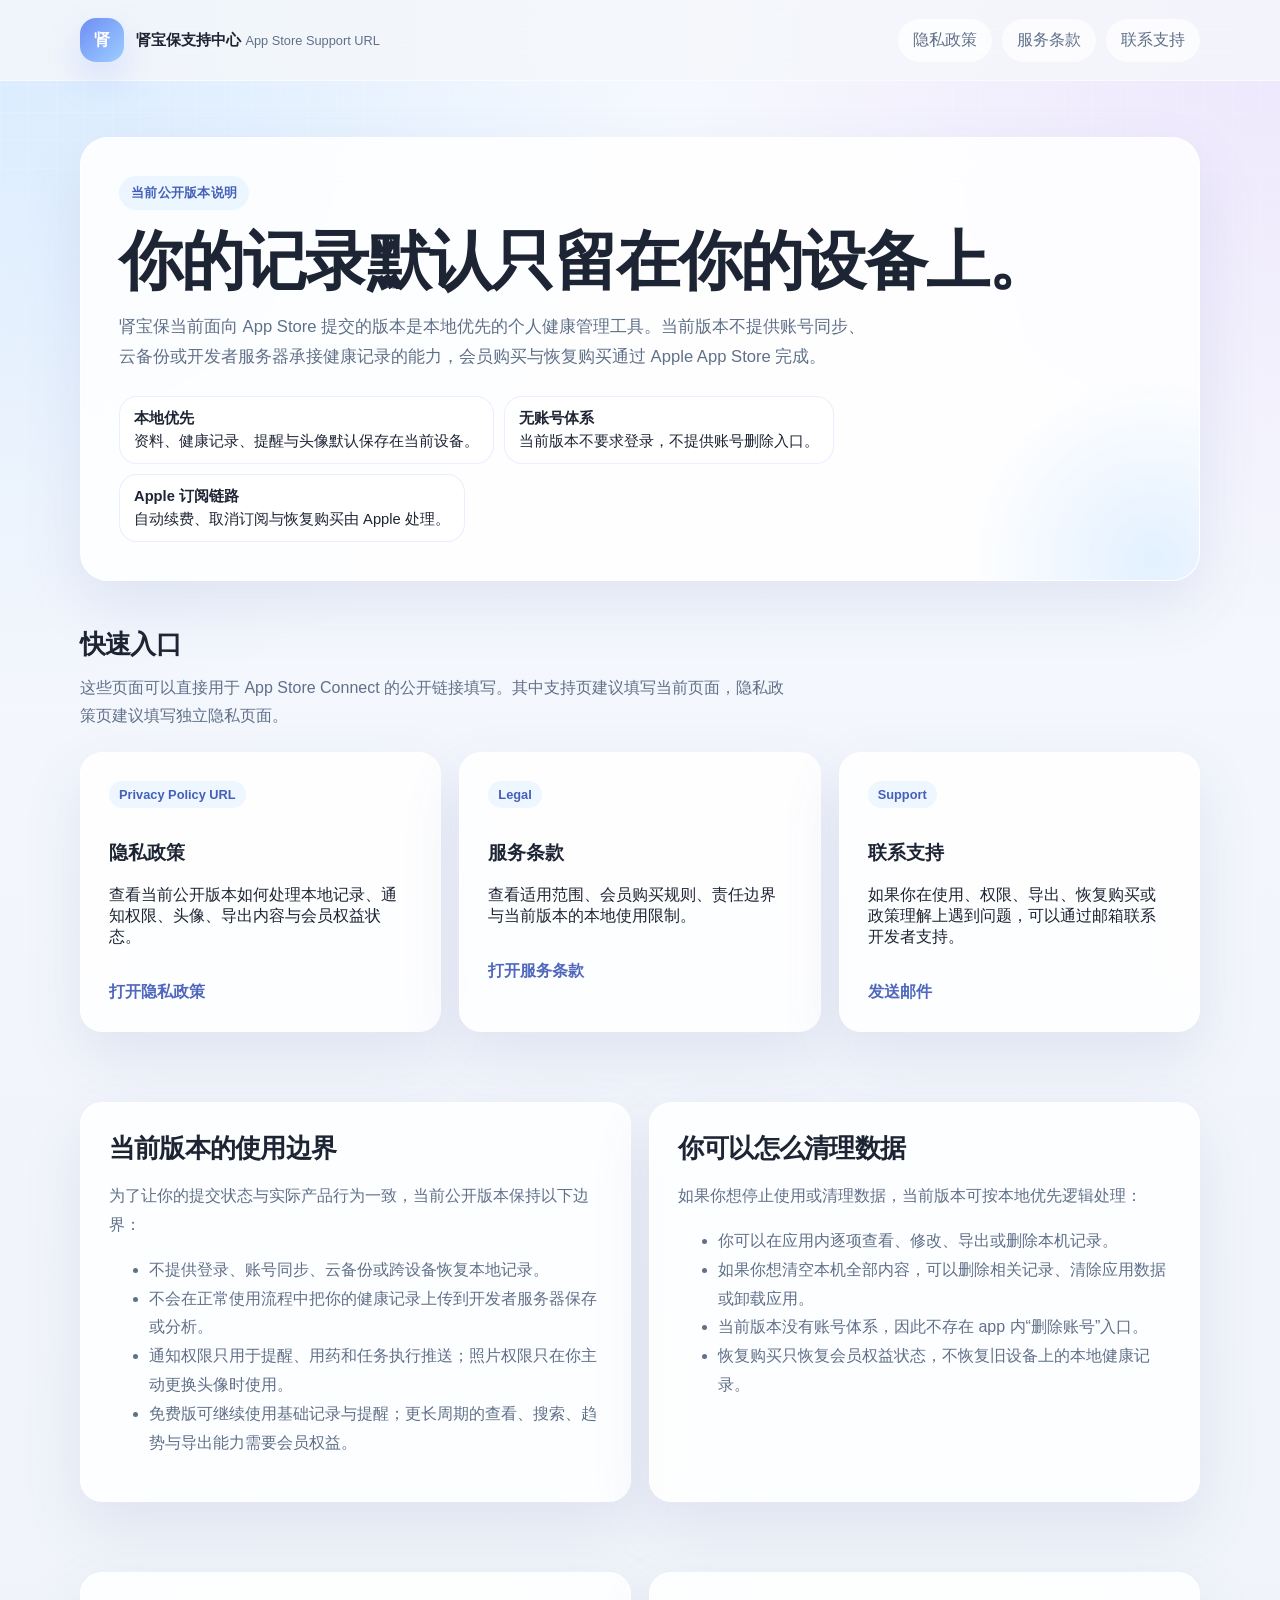
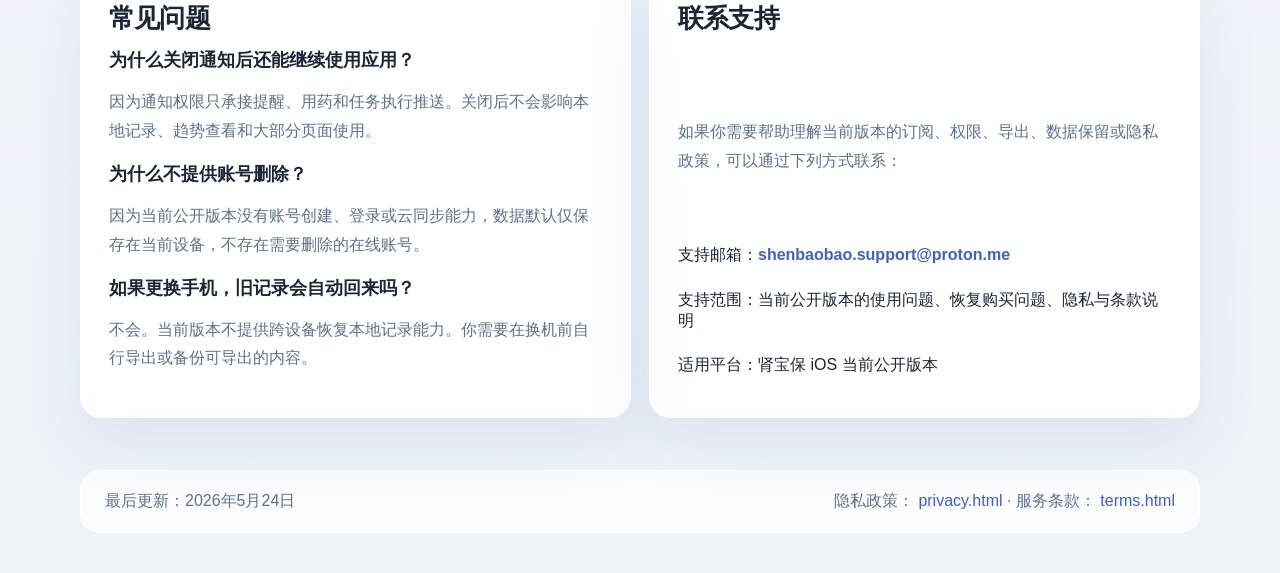
<file: index.html>
<!DOCTYPE html>
<html lang="zh-CN">
  <head>
    <meta charset="utf-8">
    <meta name="viewport" content="width=device-width, initial-scale=1">
    <title>肾宝保支持中心</title>
    <meta name="description" content="肾宝保 iOS 当前公开版本的支持信息、隐私说明入口、服务条款入口与联系邮箱。">
    <meta name="theme-color" content="#6f8df6">
    <link rel="stylesheet" href="./styles.css">
  </head>
  <body>
    <a class="skip-link" href="#main">跳到正文</a>
    <header class="topbar">
      <div class="shell topbar__inner">
        <a class="brand" href="./">
          <span class="brand__mark">肾</span>
          <span>
            <span class="brand__title">肾宝保支持中心</span>
            <span class="brand__subtitle">App Store Support URL</span>
          </span>
        </a>
        <nav class="nav" aria-label="页面导航">
          <a href="./privacy.html">隐私政策</a>
          <a href="./terms.html">服务条款</a>
          <a href="mailto:shenbaobao.support@proton.me">联系支持</a>
        </nav>
      </div>
    </header>

    <main id="main">
      <section class="hero">
        <div class="shell">
          <div class="hero__panel">
            <span class="hero__eyebrow">当前公开版本说明</span>
            <h1>你的记录默认只留在你的设备上。</h1>
            <p>
              肾宝保当前面向 App Store 提交的版本是本地优先的个人健康管理工具。当前版本不提供账号同步、云备份或开发者服务器承接健康记录的能力，会员购买与恢复购买通过 Apple App Store 完成。
            </p>
            <ul class="hero__meta">
              <li>
                <strong>本地优先</strong>
                资料、健康记录、提醒与头像默认保存在当前设备。
              </li>
              <li>
                <strong>无账号体系</strong>
                当前版本不要求登录，不提供账号删除入口。
              </li>
              <li>
                <strong>Apple 订阅链路</strong>
                自动续费、取消订阅与恢复购买由 Apple 处理。
              </li>
            </ul>
          </div>
        </div>
      </section>

      <section class="section">
        <div class="shell">
          <h2>快速入口</h2>
          <p class="section-lead">
            这些页面可以直接用于 App Store Connect 的公开链接填写。其中支持页建议填写当前页面，隐私政策页建议填写独立隐私页面。
          </p>
          <div class="grid grid--three">
            <a class="page-card link-card" href="./privacy.html">
              <span class="link-card__label">Privacy Policy URL</span>
              <h3>隐私政策</h3>
              <p>查看当前公开版本如何处理本地记录、通知权限、头像、导出内容与会员权益状态。</p>
              <span class="link-card__arrow">打开隐私政策</span>
            </a>
            <a class="page-card link-card" href="./terms.html">
              <span class="link-card__label">Legal</span>
              <h3>服务条款</h3>
              <p>查看适用范围、会员购买规则、责任边界与当前版本的本地使用限制。</p>
              <span class="link-card__arrow">打开服务条款</span>
            </a>
            <a class="page-card link-card" href="mailto:shenbaobao.support@proton.me">
              <span class="link-card__label">Support</span>
              <h3>联系支持</h3>
              <p>如果你在使用、权限、导出、恢复购买或政策理解上遇到问题，可以通过邮箱联系开发者支持。</p>
              <span class="link-card__arrow">发送邮件</span>
            </a>
          </div>
        </div>
      </section>

      <section class="section">
        <div class="shell">
          <div class="grid grid--two">
            <article class="section-card">
              <h2>当前版本的使用边界</h2>
              <p>为了让你的提交状态与实际产品行为一致，当前公开版本保持以下边界：</p>
              <ul>
                <li>不提供登录、账号同步、云备份或跨设备恢复本地记录。</li>
                <li>不会在正常使用流程中把你的健康记录上传到开发者服务器保存或分析。</li>
                <li>通知权限只用于提醒、用药和任务执行推送；照片权限只在你主动更换头像时使用。</li>
                <li>免费版可继续使用基础记录与提醒；更长周期的查看、搜索、趋势与导出能力需要会员权益。</li>
              </ul>
            </article>
            <article class="section-card">
              <h2>你可以怎么清理数据</h2>
              <p>如果你想停止使用或清理数据，当前版本可按本地优先逻辑处理：</p>
              <ul>
                <li>你可以在应用内逐项查看、修改、导出或删除本机记录。</li>
                <li>如果你想清空本机全部内容，可以删除相关记录、清除应用数据或卸载应用。</li>
                <li>当前版本没有账号体系，因此不存在 app 内“删除账号”入口。</li>
                <li>恢复购买只恢复会员权益状态，不恢复旧设备上的本地健康记录。</li>
              </ul>
            </article>
          </div>
        </div>
      </section>

      <section class="section">
        <div class="shell">
          <div class="grid grid--two">
            <article class="faq-card">
              <h2>常见问题</h2>
              <h3>为什么关闭通知后还能继续使用应用？</h3>
              <p>因为通知权限只承接提醒、用药和任务执行推送。关闭后不会影响本地记录、趋势查看和大部分页面使用。</p>
              <h3>为什么不提供账号删除？</h3>
              <p>因为当前公开版本没有账号创建、登录或云同步能力，数据默认仅保存在当前设备，不存在需要删除的在线账号。</p>
              <h3>如果更换手机，旧记录会自动回来吗？</h3>
              <p>不会。当前版本不提供跨设备恢复本地记录能力。你需要在换机前自行导出或备份可导出的内容。</p>
            </article>
            <aside class="contact-card">
              <h2>联系支持</h2>
              <p>如果你需要帮助理解当前版本的订阅、权限、导出、数据保留或隐私政策，可以通过下列方式联系：</p>
              <ul class="contact-list">
                <li>支持邮箱：<a href="mailto:shenbaobao.support@proton.me">shenbaobao.support@proton.me</a></li>
                <li>支持范围：当前公开版本的使用问题、恢复购买问题、隐私与条款说明</li>
                <li>适用平台：肾宝保 iOS 当前公开版本</li>
              </ul>
            </aside>
          </div>
        </div>
      </section>
    </main>

    <footer class="footer">
      <div class="shell">
        <div class="footer__panel">
          <span>最后更新：2026年5月24日</span>
          <span>
            隐私政策：
            <a href="./privacy.html">privacy.html</a>
            · 服务条款：
            <a href="./terms.html">terms.html</a>
          </span>
        </div>
      </div>
    </footer>
  </body>
</html>
</file>
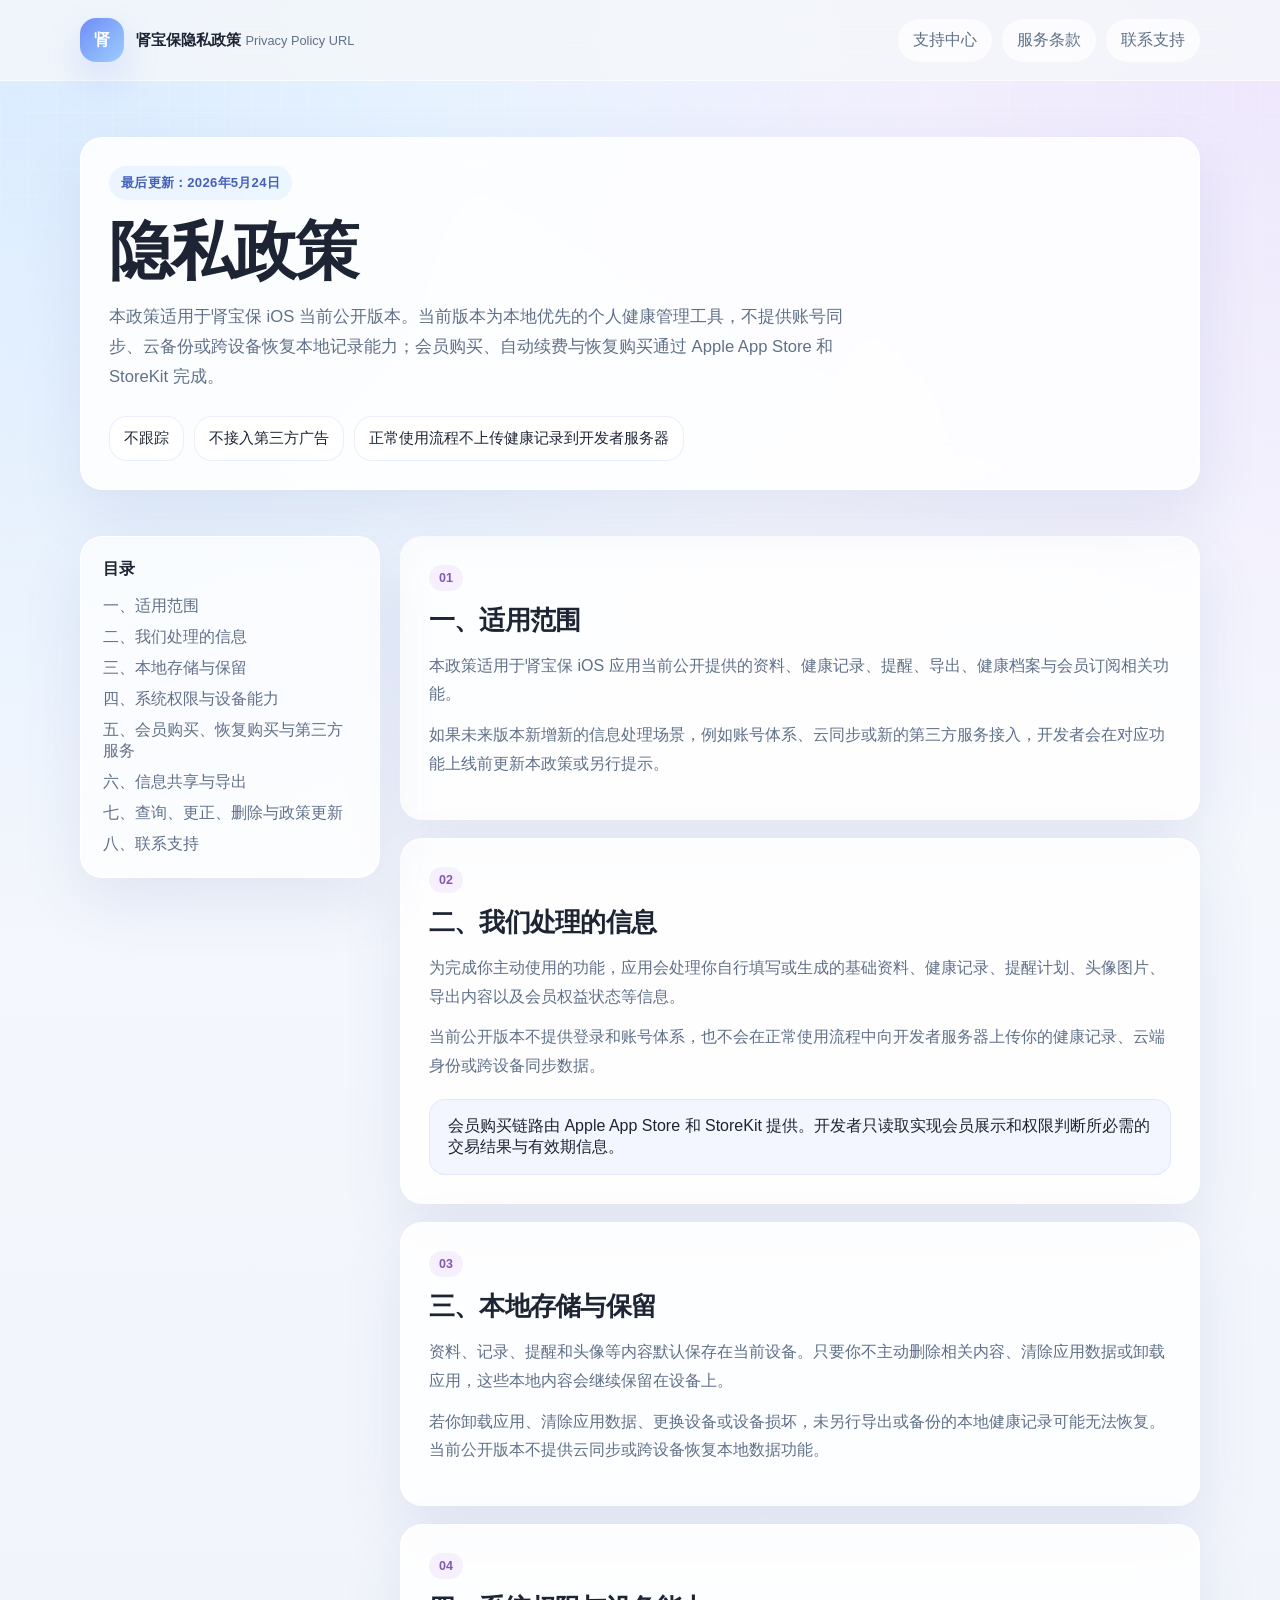
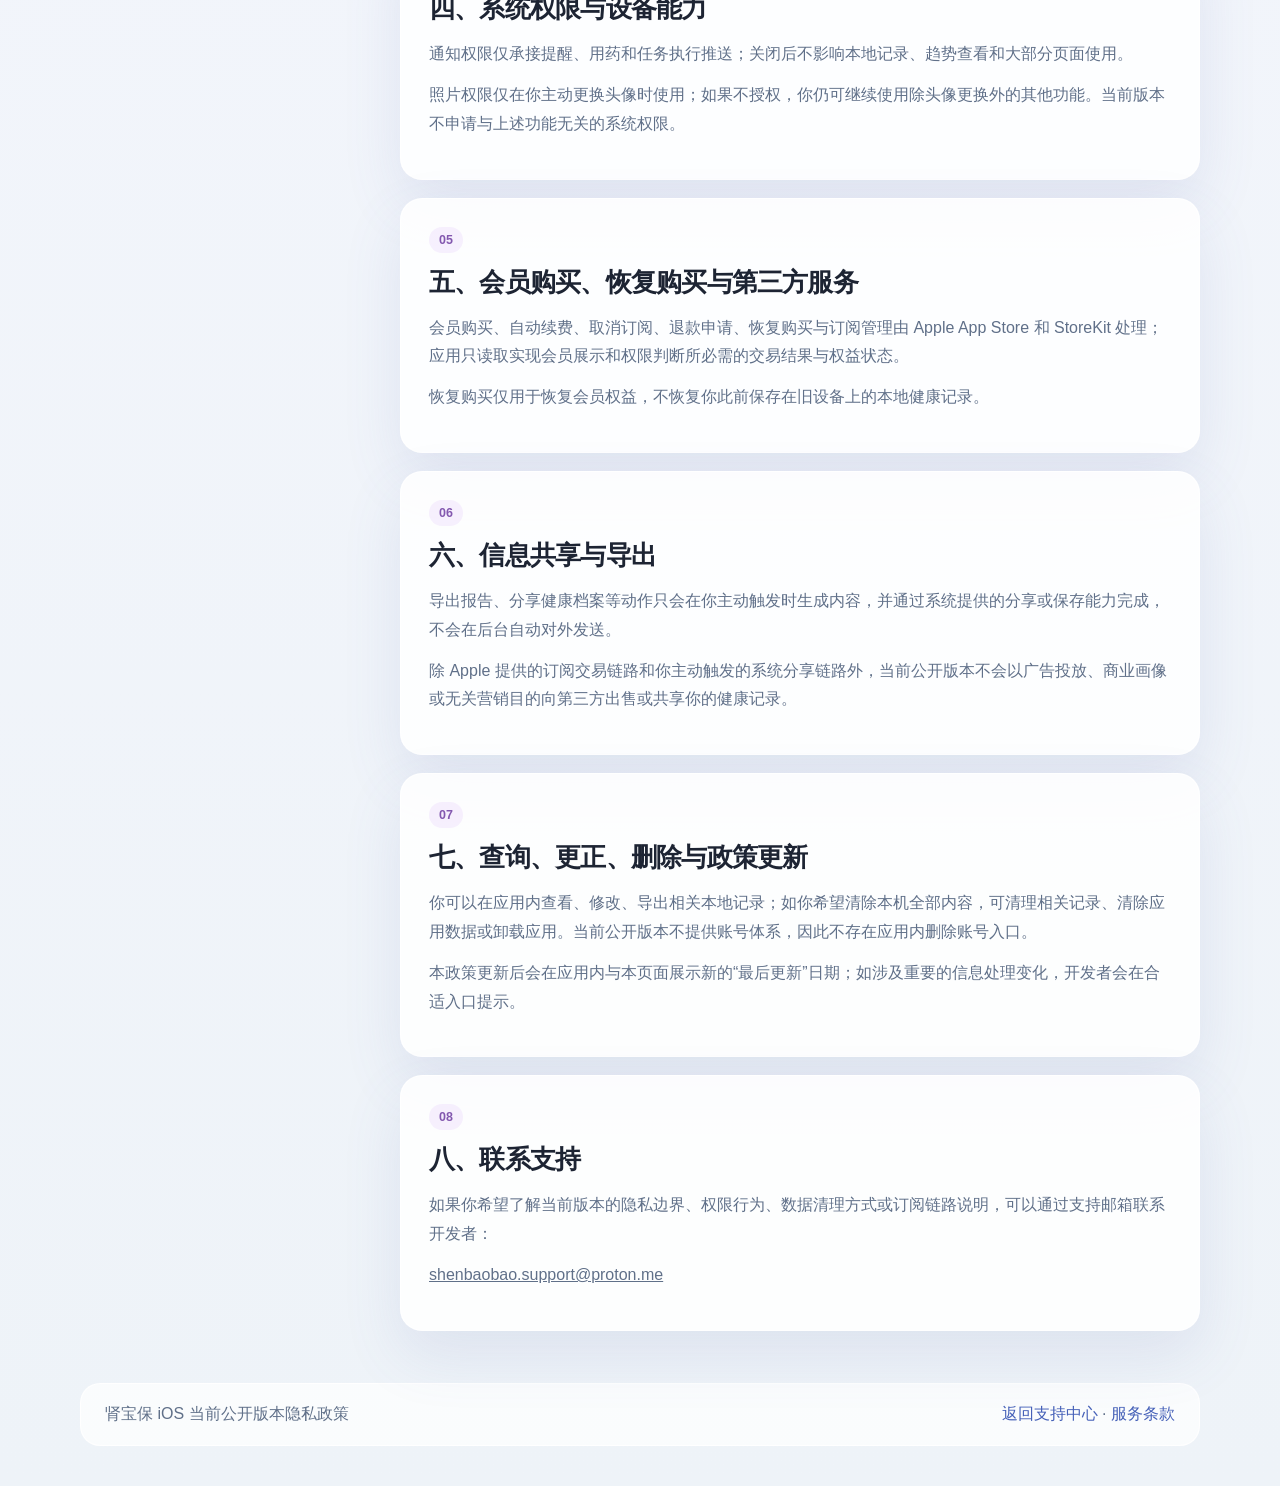
<file: privacy.html>
<!DOCTYPE html>
<html lang="zh-CN">
  <head>
    <meta charset="utf-8">
    <meta name="viewport" content="width=device-width, initial-scale=1">
    <title>肾宝保隐私政策</title>
    <meta name="description" content="肾宝保 iOS 当前公开版本的隐私政策。">
    <meta name="theme-color" content="#6f8df6">
    <link rel="stylesheet" href="./styles.css">
  </head>
  <body>
    <a class="skip-link" href="#main">跳到正文</a>
    <header class="topbar">
      <div class="shell topbar__inner">
        <a class="brand" href="./">
          <span class="brand__mark">肾</span>
          <span>
            <span class="brand__title">肾宝保隐私政策</span>
            <span class="brand__subtitle">Privacy Policy URL</span>
          </span>
        </a>
        <nav class="nav" aria-label="页面导航">
          <a href="./">支持中心</a>
          <a href="./terms.html">服务条款</a>
          <a href="mailto:shenbaobao.support@proton.me">联系支持</a>
        </nav>
      </div>
    </header>

    <main id="main">
      <section class="hero">
        <div class="shell">
          <div class="page-card">
            <span class="hero__eyebrow">最后更新：2026年5月24日</span>
            <h1>隐私政策</h1>
            <p class="page-card__intro">
              本政策适用于肾宝保 iOS 当前公开版本。当前版本为本地优先的个人健康管理工具，不提供账号同步、云备份或跨设备恢复本地记录能力；会员购买、自动续费与恢复购买通过 Apple App Store 和 StoreKit 完成。
            </p>
            <div class="hero__meta">
              <span class="stat-pill">不跟踪</span>
              <span class="stat-pill">不接入第三方广告</span>
              <span class="stat-pill">正常使用流程不上传健康记录到开发者服务器</span>
            </div>
          </div>
        </div>
      </section>

      <section class="section">
        <div class="shell legal-layout">
          <aside class="toc" aria-label="目录">
            <h2>目录</h2>
            <ul>
              <li><a href="#scope">一、适用范围</a></li>
              <li><a href="#data">二、我们处理的信息</a></li>
              <li><a href="#storage">三、本地存储与保留</a></li>
              <li><a href="#permissions">四、系统权限与设备能力</a></li>
              <li><a href="#membership">五、会员购买、恢复购买与第三方服务</a></li>
              <li><a href="#sharing">六、信息共享与导出</a></li>
              <li><a href="#rights">七、查询、更正、删除与政策更新</a></li>
              <li><a href="#contact">八、联系支持</a></li>
            </ul>
          </aside>

          <div class="legal-stack">
            <article class="legal-section" id="scope">
              <span class="legal-section__kicker">01</span>
              <h2>一、适用范围</h2>
              <p>本政策适用于肾宝保 iOS 应用当前公开提供的资料、健康记录、提醒、导出、健康档案与会员订阅相关功能。</p>
              <p>如果未来版本新增新的信息处理场景，例如账号体系、云同步或新的第三方服务接入，开发者会在对应功能上线前更新本政策或另行提示。</p>
            </article>

            <article class="legal-section" id="data">
              <span class="legal-section__kicker">02</span>
              <h2>二、我们处理的信息</h2>
              <p>为完成你主动使用的功能，应用会处理你自行填写或生成的基础资料、健康记录、提醒计划、头像图片、导出内容以及会员权益状态等信息。</p>
              <p>当前公开版本不提供登录和账号体系，也不会在正常使用流程中向开发者服务器上传你的健康记录、云端身份或跨设备同步数据。</p>
              <div class="callout">
                会员购买链路由 Apple App Store 和 StoreKit 提供。开发者只读取实现会员展示和权限判断所必需的交易结果与有效期信息。
              </div>
            </article>

            <article class="legal-section" id="storage">
              <span class="legal-section__kicker">03</span>
              <h2>三、本地存储与保留</h2>
              <p>资料、记录、提醒和头像等内容默认保存在当前设备。只要你不主动删除相关内容、清除应用数据或卸载应用，这些本地内容会继续保留在设备上。</p>
              <p>若你卸载应用、清除应用数据、更换设备或设备损坏，未另行导出或备份的本地健康记录可能无法恢复。当前公开版本不提供云同步或跨设备恢复本地数据功能。</p>
            </article>

            <article class="legal-section" id="permissions">
              <span class="legal-section__kicker">04</span>
              <h2>四、系统权限与设备能力</h2>
              <p>通知权限仅承接提醒、用药和任务执行推送；关闭后不影响本地记录、趋势查看和大部分页面使用。</p>
              <p>照片权限仅在你主动更换头像时使用；如果不授权，你仍可继续使用除头像更换外的其他功能。当前版本不申请与上述功能无关的系统权限。</p>
            </article>

            <article class="legal-section" id="membership">
              <span class="legal-section__kicker">05</span>
              <h2>五、会员购买、恢复购买与第三方服务</h2>
              <p>会员购买、自动续费、取消订阅、退款申请、恢复购买与订阅管理由 Apple App Store 和 StoreKit 处理；应用只读取实现会员展示和权限判断所必需的交易结果与权益状态。</p>
              <p>恢复购买仅用于恢复会员权益，不恢复你此前保存在旧设备上的本地健康记录。</p>
            </article>

            <article class="legal-section" id="sharing">
              <span class="legal-section__kicker">06</span>
              <h2>六、信息共享与导出</h2>
              <p>导出报告、分享健康档案等动作只会在你主动触发时生成内容，并通过系统提供的分享或保存能力完成，不会在后台自动对外发送。</p>
              <p>除 Apple 提供的订阅交易链路和你主动触发的系统分享链路外，当前公开版本不会以广告投放、商业画像或无关营销目的向第三方出售或共享你的健康记录。</p>
            </article>

            <article class="legal-section" id="rights">
              <span class="legal-section__kicker">07</span>
              <h2>七、查询、更正、删除与政策更新</h2>
              <p>你可以在应用内查看、修改、导出相关本地记录；如你希望清除本机全部内容，可清理相关记录、清除应用数据或卸载应用。当前公开版本不提供账号体系，因此不存在应用内删除账号入口。</p>
              <p>本政策更新后会在应用内与本页面展示新的“最后更新”日期；如涉及重要的信息处理变化，开发者会在合适入口提示。</p>
            </article>

            <article class="legal-section" id="contact">
              <span class="legal-section__kicker">08</span>
              <h2>八、联系支持</h2>
              <p>如果你希望了解当前版本的隐私边界、权限行为、数据清理方式或订阅链路说明，可以通过支持邮箱联系开发者：</p>
              <p><a href="mailto:shenbaobao.support@proton.me">shenbaobao.support@proton.me</a></p>
            </article>
          </div>
        </div>
      </section>
    </main>

    <footer class="footer">
      <div class="shell">
        <div class="footer__panel">
          <span>肾宝保 iOS 当前公开版本隐私政策</span>
          <span>
            <a href="./">返回支持中心</a>
            ·
            <a href="./terms.html">服务条款</a>
          </span>
        </div>
      </div>
    </footer>
  </body>
</html>
</file>
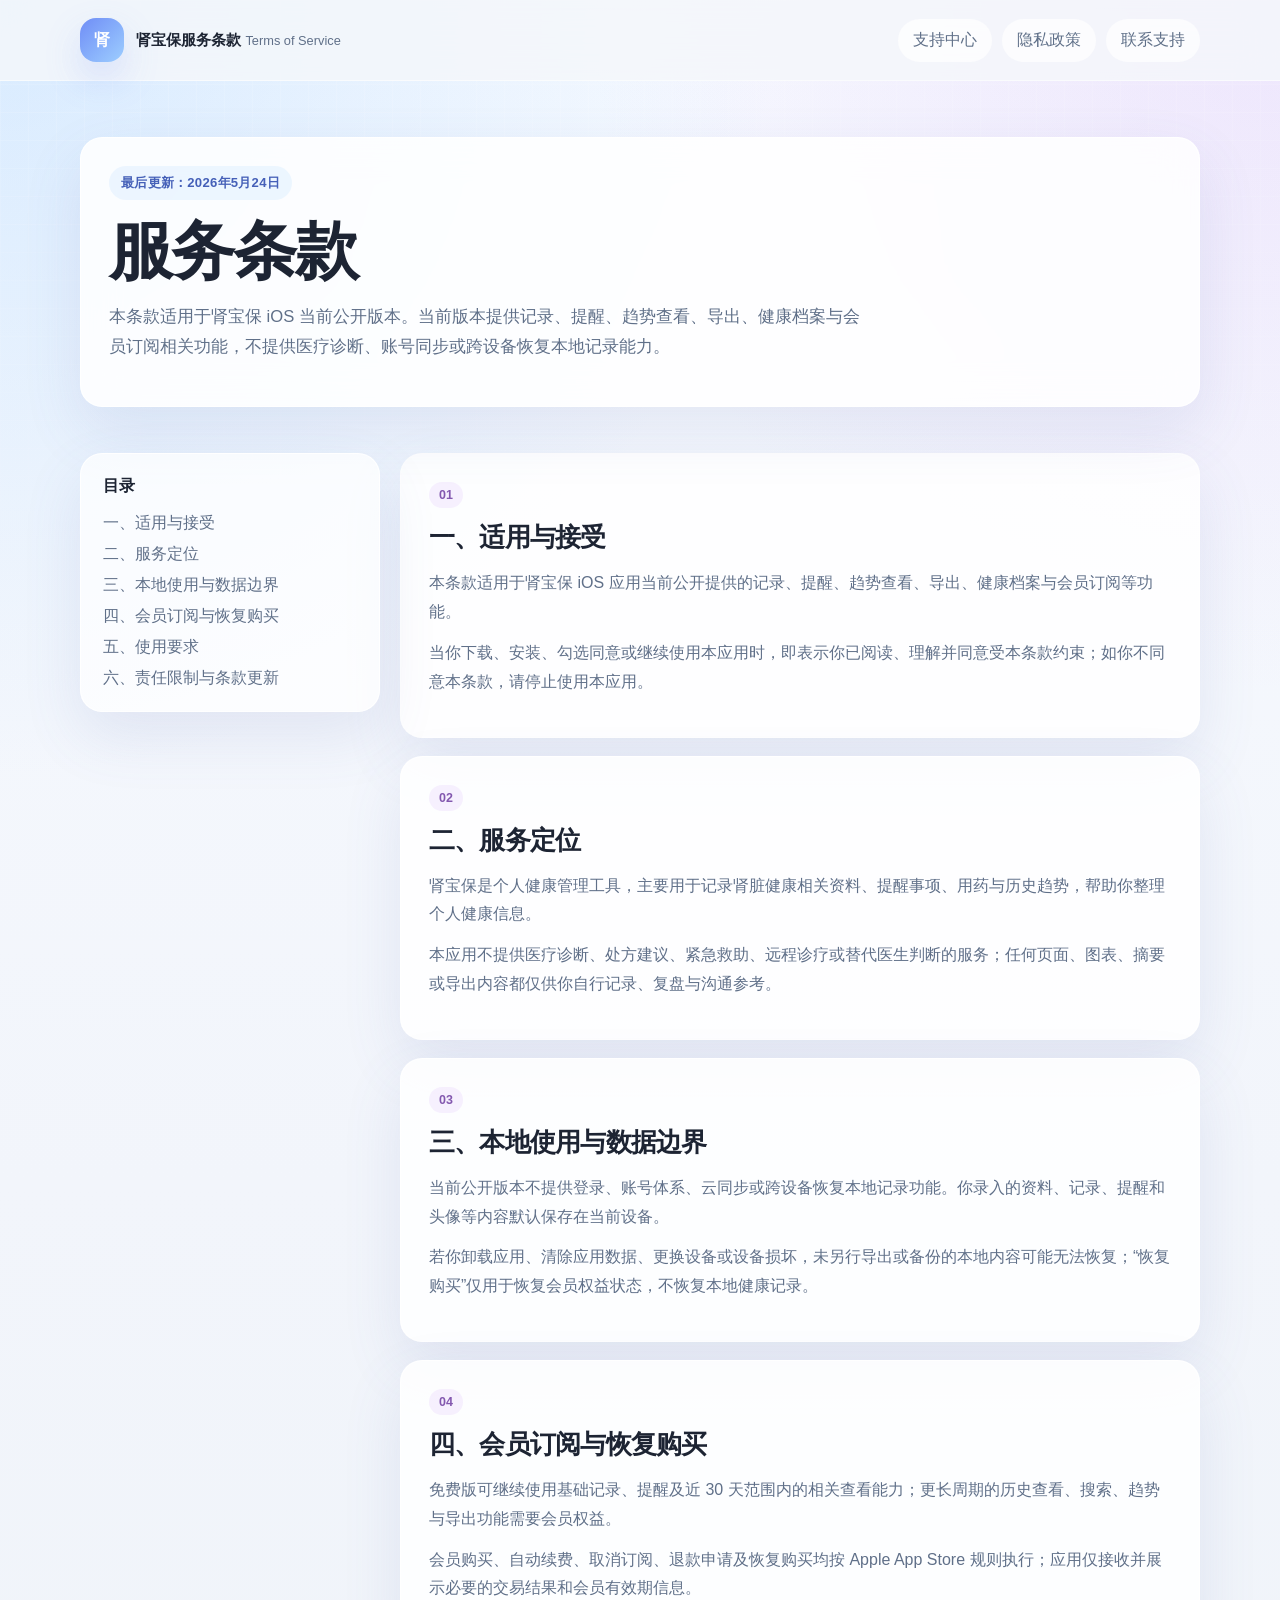
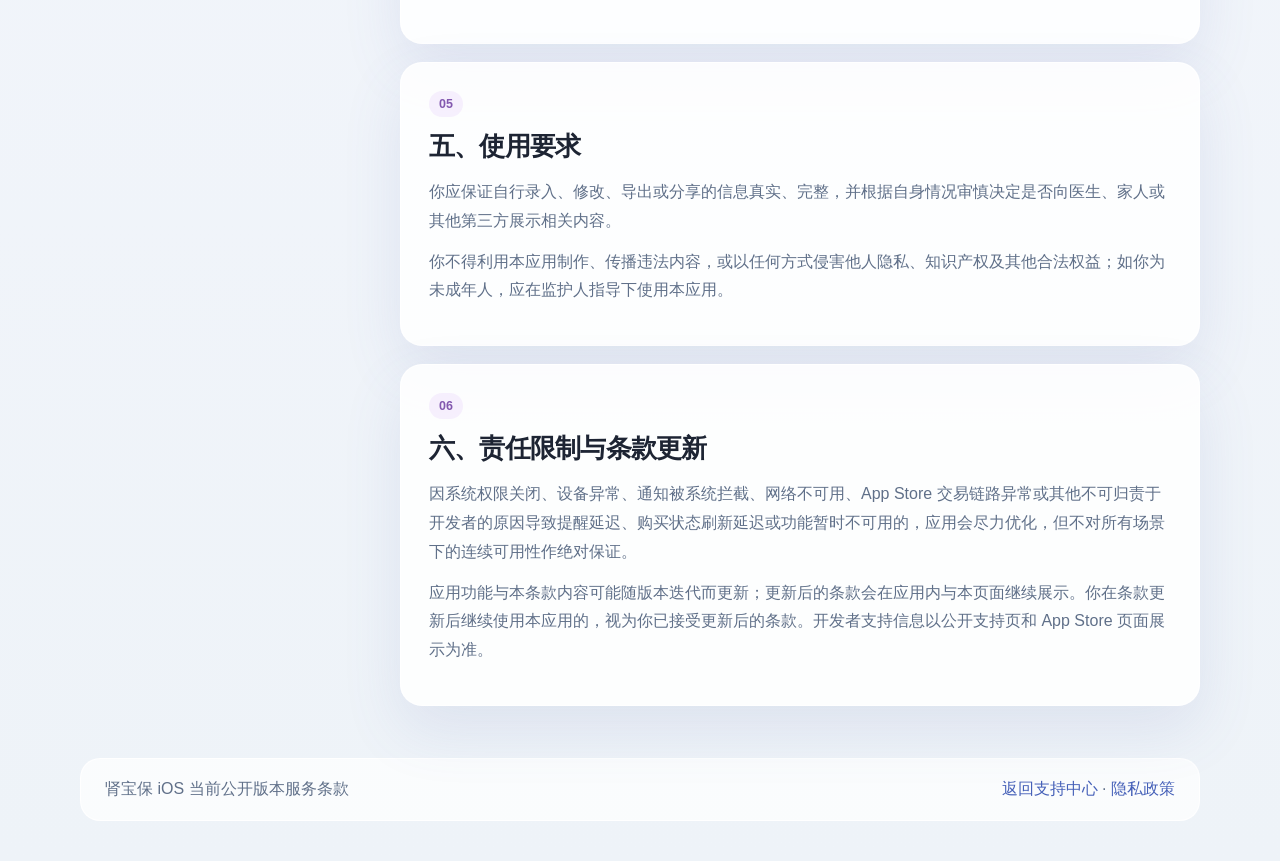
<file: terms.html>
<!DOCTYPE html>
<html lang="zh-CN">
  <head>
    <meta charset="utf-8">
    <meta name="viewport" content="width=device-width, initial-scale=1">
    <title>肾宝保服务条款</title>
    <meta name="description" content="肾宝保 iOS 当前公开版本的服务条款。">
    <meta name="theme-color" content="#6f8df6">
    <link rel="stylesheet" href="./styles.css">
  </head>
  <body>
    <a class="skip-link" href="#main">跳到正文</a>
    <header class="topbar">
      <div class="shell topbar__inner">
        <a class="brand" href="./">
          <span class="brand__mark">肾</span>
          <span>
            <span class="brand__title">肾宝保服务条款</span>
            <span class="brand__subtitle">Terms of Service</span>
          </span>
        </a>
        <nav class="nav" aria-label="页面导航">
          <a href="./">支持中心</a>
          <a href="./privacy.html">隐私政策</a>
          <a href="mailto:shenbaobao.support@proton.me">联系支持</a>
        </nav>
      </div>
    </header>

    <main id="main">
      <section class="hero">
        <div class="shell">
          <div class="page-card">
            <span class="hero__eyebrow">最后更新：2026年5月24日</span>
            <h1>服务条款</h1>
            <p class="page-card__intro">
              本条款适用于肾宝保 iOS 当前公开版本。当前版本提供记录、提醒、趋势查看、导出、健康档案与会员订阅相关功能，不提供医疗诊断、账号同步或跨设备恢复本地记录能力。
            </p>
          </div>
        </div>
      </section>

      <section class="section">
        <div class="shell legal-layout">
          <aside class="toc" aria-label="目录">
            <h2>目录</h2>
            <ul>
              <li><a href="#acceptance">一、适用与接受</a></li>
              <li><a href="#service-nature">二、服务定位</a></li>
              <li><a href="#local-storage">三、本地使用与数据边界</a></li>
              <li><a href="#membership">四、会员订阅与恢复购买</a></li>
              <li><a href="#usage">五、使用要求</a></li>
              <li><a href="#liability">六、责任限制与条款更新</a></li>
            </ul>
          </aside>

          <div class="legal-stack">
            <article class="legal-section" id="acceptance">
              <span class="legal-section__kicker">01</span>
              <h2>一、适用与接受</h2>
              <p>本条款适用于肾宝保 iOS 应用当前公开提供的记录、提醒、趋势查看、导出、健康档案与会员订阅等功能。</p>
              <p>当你下载、安装、勾选同意或继续使用本应用时，即表示你已阅读、理解并同意受本条款约束；如你不同意本条款，请停止使用本应用。</p>
            </article>

            <article class="legal-section" id="service-nature">
              <span class="legal-section__kicker">02</span>
              <h2>二、服务定位</h2>
              <p>肾宝保是个人健康管理工具，主要用于记录肾脏健康相关资料、提醒事项、用药与历史趋势，帮助你整理个人健康信息。</p>
              <p>本应用不提供医疗诊断、处方建议、紧急救助、远程诊疗或替代医生判断的服务；任何页面、图表、摘要或导出内容都仅供你自行记录、复盘与沟通参考。</p>
            </article>

            <article class="legal-section" id="local-storage">
              <span class="legal-section__kicker">03</span>
              <h2>三、本地使用与数据边界</h2>
              <p>当前公开版本不提供登录、账号体系、云同步或跨设备恢复本地记录功能。你录入的资料、记录、提醒和头像等内容默认保存在当前设备。</p>
              <p>若你卸载应用、清除应用数据、更换设备或设备损坏，未另行导出或备份的本地内容可能无法恢复；“恢复购买”仅用于恢复会员权益状态，不恢复本地健康记录。</p>
            </article>

            <article class="legal-section" id="membership">
              <span class="legal-section__kicker">04</span>
              <h2>四、会员订阅与恢复购买</h2>
              <p>免费版可继续使用基础记录、提醒及近 30 天范围内的相关查看能力；更长周期的历史查看、搜索、趋势与导出功能需要会员权益。</p>
              <p>会员购买、自动续费、取消订阅、退款申请及恢复购买均按 Apple App Store 规则执行；应用仅接收并展示必要的交易结果和会员有效期信息。</p>
            </article>

            <article class="legal-section" id="usage">
              <span class="legal-section__kicker">05</span>
              <h2>五、使用要求</h2>
              <p>你应保证自行录入、修改、导出或分享的信息真实、完整，并根据自身情况审慎决定是否向医生、家人或其他第三方展示相关内容。</p>
              <p>你不得利用本应用制作、传播违法内容，或以任何方式侵害他人隐私、知识产权及其他合法权益；如你为未成年人，应在监护人指导下使用本应用。</p>
            </article>

            <article class="legal-section" id="liability">
              <span class="legal-section__kicker">06</span>
              <h2>六、责任限制与条款更新</h2>
              <p>因系统权限关闭、设备异常、通知被系统拦截、网络不可用、App Store 交易链路异常或其他不可归责于开发者的原因导致提醒延迟、购买状态刷新延迟或功能暂时不可用的，应用会尽力优化，但不对所有场景下的连续可用性作绝对保证。</p>
              <p>应用功能与本条款内容可能随版本迭代而更新；更新后的条款会在应用内与本页面继续展示。你在条款更新后继续使用本应用的，视为你已接受更新后的条款。开发者支持信息以公开支持页和 App Store 页面展示为准。</p>
            </article>
          </div>
        </div>
      </section>
    </main>

    <footer class="footer">
      <div class="shell">
        <div class="footer__panel">
          <span>肾宝保 iOS 当前公开版本服务条款</span>
          <span>
            <a href="./">返回支持中心</a>
            ·
            <a href="./privacy.html">隐私政策</a>
          </span>
        </div>
      </div>
    </footer>
  </body>
</html>
</file>
<file: styles.css>
:root {
  --bg: #f4f7fb;
  --surface: rgba(255, 255, 255, 0.86);
  --surface-strong: #ffffff;
  --line: rgba(146, 163, 253, 0.18);
  --line-strong: rgba(146, 163, 253, 0.28);
  --text: #1d2433;
  --muted: #607089;
  --accent: #6f8df6;
  --accent-soft: #9dceff;
  --accent-wash: rgba(157, 206, 255, 0.16);
  --shadow: 0 24px 60px rgba(87, 111, 173, 0.12);
  --radius-xl: 28px;
  --radius-lg: 22px;
  --radius-md: 16px;
  --max-width: 1120px;
  --heading-font: "Iowan Old Style", "Palatino Linotype", "PingFang SC", serif;
  --body-font: "SF Pro Text", "PingFang SC", "Hiragino Sans GB", "Microsoft YaHei", sans-serif;
}

* {
  box-sizing: border-box;
}

html {
  scroll-behavior: smooth;
}

body {
  margin: 0;
  min-height: 100vh;
  color: var(--text);
  font-family: var(--body-font);
  background:
    radial-gradient(circle at top left, rgba(157, 206, 255, 0.34), transparent 28%),
    radial-gradient(circle at top right, rgba(197, 139, 242, 0.18), transparent 25%),
    linear-gradient(180deg, #f7faff 0%, #f2f5fb 48%, #eef3f8 100%);
}

body::before {
  content: "";
  position: fixed;
  inset: 0;
  pointer-events: none;
  background-image:
    linear-gradient(rgba(255, 255, 255, 0.48) 1px, transparent 1px),
    linear-gradient(90deg, rgba(255, 255, 255, 0.48) 1px, transparent 1px);
  background-size: 28px 28px;
  mask-image: linear-gradient(180deg, rgba(0, 0, 0, 0.3), transparent 84%);
}

a {
  color: inherit;
}

.shell {
  width: min(calc(100% - 32px), var(--max-width));
  margin: 0 auto;
}

.topbar {
  position: sticky;
  top: 0;
  z-index: 10;
  backdrop-filter: blur(18px);
  background: rgba(244, 247, 251, 0.82);
  border-bottom: 1px solid rgba(255, 255, 255, 0.55);
}

.topbar__inner {
  display: flex;
  align-items: center;
  justify-content: space-between;
  gap: 16px;
  padding: 18px 0;
}

.brand {
  display: flex;
  align-items: center;
  gap: 12px;
  text-decoration: none;
}

.brand__mark {
  width: 44px;
  height: 44px;
  display: grid;
  place-items: center;
  border-radius: 16px;
  background: linear-gradient(135deg, var(--accent) 0%, var(--accent-soft) 100%);
  color: #fff;
  box-shadow: 0 16px 36px rgba(111, 141, 246, 0.22);
  font-weight: 700;
  letter-spacing: 0.04em;
}

.brand__title {
  font-size: 0.95rem;
  font-weight: 700;
}

.brand__subtitle {
  font-size: 0.8rem;
  color: var(--muted);
}

.nav {
  display: flex;
  flex-wrap: wrap;
  gap: 10px;
}

.nav a {
  padding: 10px 14px;
  border-radius: 999px;
  text-decoration: none;
  color: var(--muted);
  background: rgba(255, 255, 255, 0.68);
  border: 1px solid transparent;
  transition: transform 180ms ease, border-color 180ms ease, color 180ms ease;
}

.nav a:hover,
.nav a:focus-visible {
  color: var(--text);
  border-color: var(--line-strong);
  transform: translateY(-1px);
}

.hero {
  padding: 56px 0 28px;
}

.hero__panel,
.page-card,
.section-card,
.faq-card,
.contact-card {
  background: var(--surface);
  border: 1px solid rgba(255, 255, 255, 0.92);
  box-shadow: var(--shadow);
  backdrop-filter: blur(18px);
}

.hero__panel {
  overflow: hidden;
  border-radius: var(--radius-xl);
  padding: 38px;
  position: relative;
}

.hero__panel::after {
  content: "";
  position: absolute;
  inset: auto -12% -36% auto;
  width: 360px;
  height: 360px;
  border-radius: 50%;
  background: radial-gradient(circle, rgba(157, 206, 255, 0.28) 0%, rgba(157, 206, 255, 0) 72%);
}

.hero__eyebrow {
  display: inline-flex;
  align-items: center;
  gap: 8px;
  padding: 8px 12px;
  border-radius: 999px;
  background: var(--accent-wash);
  color: #4560b8;
  font-size: 0.82rem;
  font-weight: 700;
  letter-spacing: 0.02em;
}

.hero h1,
.page-card h1 {
  margin: 18px 0 14px;
  font-family: var(--heading-font);
  font-size: clamp(2.25rem, 5vw, 4rem);
  line-height: 1.05;
  letter-spacing: -0.03em;
}

.hero p,
.page-card__intro {
  max-width: 760px;
  font-size: 1.04rem;
  line-height: 1.8;
  color: var(--muted);
}

.hero__meta {
  display: flex;
  flex-wrap: wrap;
  gap: 10px;
  margin: 24px 0 0;
  padding: 0;
  list-style: none;
}

.hero__meta li,
.stat-pill {
  padding: 12px 14px;
  border-radius: 18px;
  background: rgba(255, 255, 255, 0.76);
  border: 1px solid var(--line);
  color: var(--text);
  font-size: 0.92rem;
}

.hero__meta strong {
  display: block;
  margin-bottom: 4px;
}

.grid {
  display: grid;
  gap: 18px;
}

.grid--three {
  grid-template-columns: repeat(3, minmax(0, 1fr));
}

.grid--two {
  grid-template-columns: repeat(2, minmax(0, 1fr));
}

.section {
  padding: 18px 0 52px;
}

.section h2,
.section-card h2,
.faq-card h2 {
  margin: 0 0 12px;
  font-family: var(--heading-font);
  font-size: clamp(1.55rem, 2vw, 2.1rem);
  letter-spacing: -0.03em;
}

.section-lead {
  margin: 0 0 22px;
  max-width: 720px;
  color: var(--muted);
  line-height: 1.75;
}

.page-card,
.section-card,
.faq-card,
.contact-card {
  border-radius: var(--radius-lg);
}

.page-card,
.section-card,
.faq-card {
  padding: 28px;
}

.section-card h3,
.faq-card h3,
.contact-card h3 {
  margin: 0 0 10px;
  font-size: 1.12rem;
}

.section-card p,
.faq-card p,
.contact-card p,
.section-card li,
.legal-section li,
.legal-section p {
  color: var(--muted);
  line-height: 1.8;
}

.link-card {
  display: block;
  text-decoration: none;
  color: inherit;
  transition: transform 180ms ease, border-color 180ms ease;
}

.link-card:hover,
.link-card:focus-visible {
  transform: translateY(-3px);
  border-color: var(--line-strong);
}

.link-card__label {
  display: inline-flex;
  margin-bottom: 14px;
  padding: 6px 10px;
  border-radius: 999px;
  background: var(--accent-wash);
  color: #4560b8;
  font-size: 0.8rem;
  font-weight: 700;
}

.link-card__arrow {
  display: inline-flex;
  margin-top: 18px;
  color: #4f68bd;
  font-weight: 700;
}

.legal-layout {
  display: grid;
  grid-template-columns: 300px minmax(0, 1fr);
  gap: 20px;
}

.toc {
  position: sticky;
  top: 94px;
  align-self: start;
  padding: 22px;
  border-radius: var(--radius-lg);
  background: rgba(255, 255, 255, 0.72);
  border: 1px solid rgba(255, 255, 255, 0.9);
  box-shadow: var(--shadow);
}

.toc h2 {
  margin-top: 0;
  font-size: 1rem;
  font-family: var(--body-font);
}

.toc ul {
  margin: 16px 0 0;
  padding: 0;
  list-style: none;
  display: grid;
  gap: 10px;
}

.toc a {
  text-decoration: none;
  color: var(--muted);
}

.toc a:hover,
.toc a:focus-visible {
  color: var(--text);
}

.legal-stack {
  display: grid;
  gap: 18px;
}

.legal-section {
  padding: 28px;
  border-radius: var(--radius-lg);
  background: var(--surface);
  border: 1px solid rgba(255, 255, 255, 0.92);
  box-shadow: var(--shadow);
}

.legal-section__kicker {
  display: inline-flex;
  margin-bottom: 12px;
  padding: 6px 10px;
  border-radius: 999px;
  background: rgba(197, 139, 242, 0.12);
  color: #8358af;
  font-size: 0.78rem;
  font-weight: 700;
}

.legal-section h2 {
  margin: 0 0 14px;
}

.legal-section p,
.legal-section li {
  margin: 0 0 12px;
}

.legal-section ul {
  margin: 0;
  padding-left: 20px;
}

.callout {
  margin-top: 18px;
  padding: 16px 18px;
  border-radius: var(--radius-md);
  background: rgba(111, 141, 246, 0.08);
  border: 1px solid rgba(111, 141, 246, 0.12);
}

.contact-card {
  padding: 28px;
  display: grid;
  gap: 14px;
}

.contact-list {
  display: grid;
  gap: 10px;
  margin: 0;
  padding: 0;
  list-style: none;
}

.contact-list a {
  color: #4560b8;
  text-decoration: none;
  font-weight: 700;
}

.footer {
  padding: 0 0 40px;
}

.footer__panel {
  padding: 20px 24px;
  border-radius: 20px;
  background: rgba(255, 255, 255, 0.72);
  border: 1px solid rgba(255, 255, 255, 0.92);
  display: flex;
  flex-wrap: wrap;
  justify-content: space-between;
  gap: 12px;
  color: var(--muted);
}

.footer__panel a {
  color: #4560b8;
  text-decoration: none;
}

.skip-link {
  position: absolute;
  left: 12px;
  top: -42px;
  z-index: 20;
  padding: 10px 14px;
  border-radius: 12px;
  background: #fff;
  color: var(--text);
}

.skip-link:focus {
  top: 12px;
}

@media (max-width: 980px) {
  .grid--three,
  .grid--two,
  .legal-layout {
    grid-template-columns: 1fr;
  }

  .toc {
    position: static;
  }
}

@media (max-width: 720px) {
  .topbar__inner {
    align-items: flex-start;
    flex-direction: column;
  }

  .hero__panel,
  .page-card,
  .section-card,
  .faq-card,
  .contact-card,
  .legal-section {
    padding: 22px;
  }

  .hero {
    padding-top: 34px;
  }

  .nav {
    width: 100%;
  }
}

@media (prefers-reduced-motion: reduce) {
  html {
    scroll-behavior: auto;
  }

  * {
    transition: none !important;
  }
}
</file>
